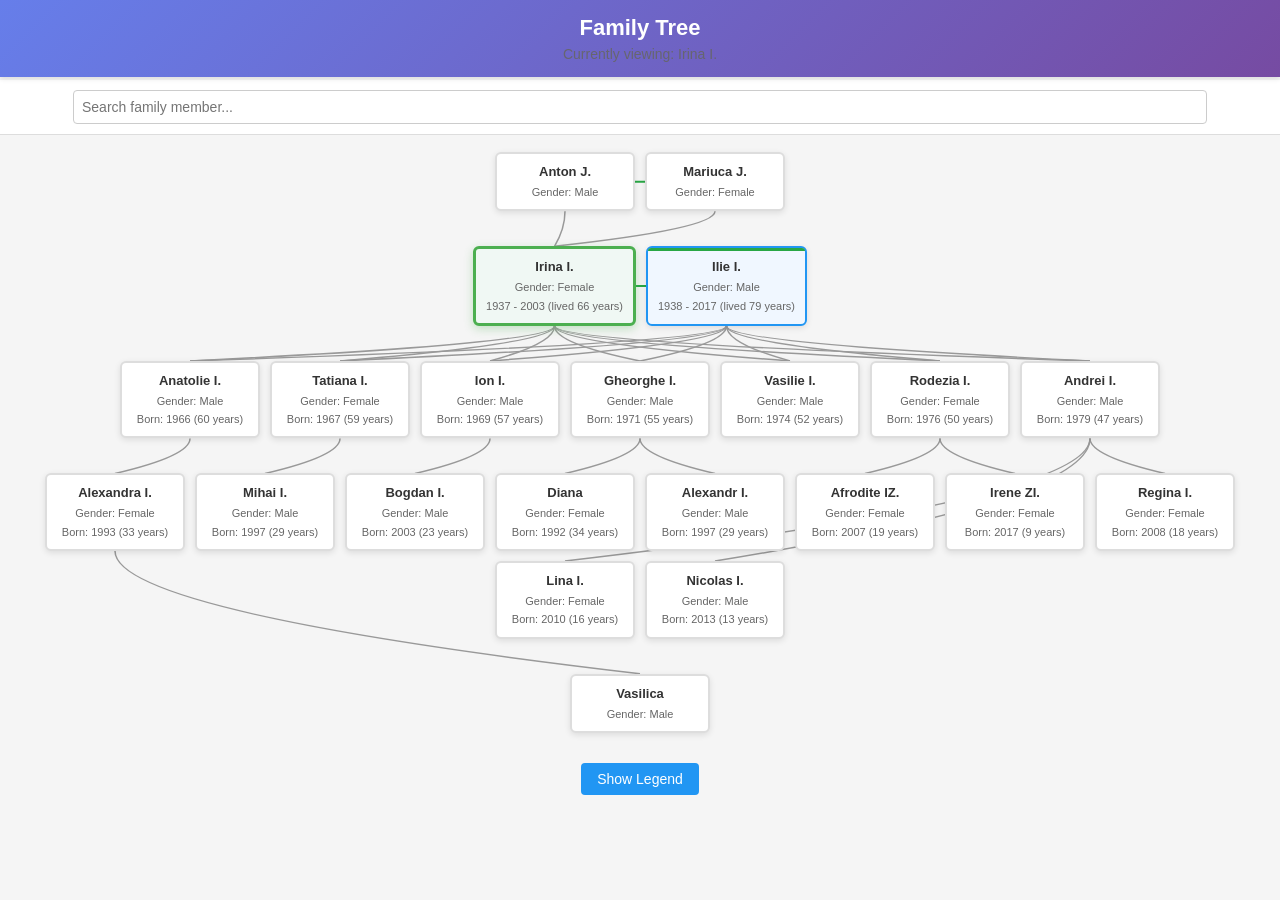
<file: index.html>
<!DOCTYPE html>
<html lang="en">
<head>
    <meta charset="UTF-8">
    <meta name="viewport" content="width=device-width, initial-scale=1.0">
    <title>Family Tree Prototype</title>
    <link rel="stylesheet" href="styles.css">
</head>
<body>
    <header>
        <h1>Family Tree</h1>
        <div id="current-person" style="font-size: 14px; color: #666; margin-top: 5px;">Loading...</div>
    </header>

    <div id="controls" style="padding: 10px; text-align: center;">
        <input type="text" id="search-input" placeholder="Search family member..." style="width: 90%; padding: 8px; border: 1px solid #ccc; border-radius: 4px; font-size: 14px;">
        <div id="search-results" style="display: none; position: absolute; background: white; border: 1px solid #ccc; border-radius: 4px; max-height: 200px; overflow-y: auto; z-index: 100; width: 90%; margin-top: 5px;"></div>
    </div>

    <svg id="relationship-lines" class="relationship-canvas"></svg>
    <div id="tree-container"></div>
    
    <div id="legend-toggle" style="text-align: center; padding: 10px;">
        <button id="legend-btn" style="padding: 8px 16px; background: #2196F3; color: white; border: none; border-radius: 4px; cursor: pointer; font-size: 14px;">Show Legend</button>
    </div>

    <div id="legend" style="display: none;">
        <h3>Legend</h3>
        <div class="legend-item">
            <svg width="20" height="3"><line x1="0" y1="1.5" x2="40" y2="1.5" class="relationship-line married"></line></svg>
            <span>Married</span>
        </div>
        <div class="legend-item">
            <svg width="20" height="3"><line x1="0" y1="1.5" x2="40" y2="1.5" class="relationship-line partners"></line></svg>
            <span>Partners</span>
        </div>
        <div class="legend-item">
            <svg width="20" height="3"><line x1="0" y1="1.5" x2="40" y2="1.5" class="relationship-line unknown"></line></svg>
            <span>Unknown/Single Parent</span>
        </div>
        <div class="legend-item">
            <svg width="20" height="3"><path d="M 0 1.5 Q 0 1.5, 40 1.5" class="family-line"></path></svg>
            <span>Parent-Child</span>
        </div>
    </div>

    <div id="loading" style="display: none; text-align: center; padding: 20px;">
        <div style="font-size: 24px;">Loading...</div>
    </div>

    <script src="app.js"></script>
</body>
</html>
</file>
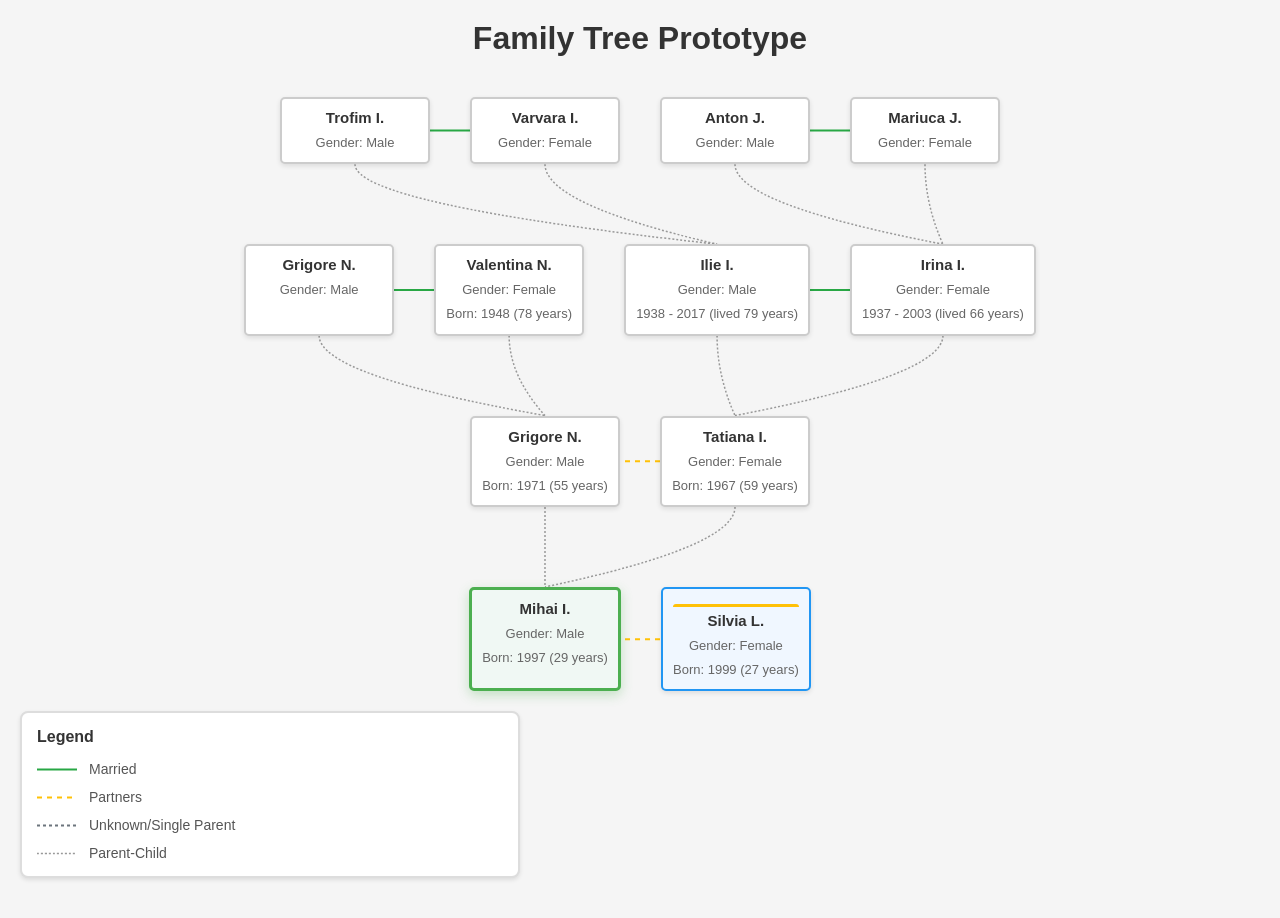
<file: FamilyTree/index.html>
<!DOCTYPE html>
<html lang="en">
<head>
    <meta charset="UTF-8">
    <meta name="viewport" content="width=device-width, initial-scale=1.0">
    <title>Family Tree Prototype</title>
    <link rel="stylesheet" href="styles.css">
</head>
<body>
    <h1>Family Tree Prototype</h1>
    
    <svg id="relationship-lines" class="relationship-canvas"></svg>
    <div id="tree-container"></div>
    
    <div id="legend">
        <h3>Legend</h3>
        <div class="legend-item">
            <svg width="40" height="3"><line x1="0" y1="1.5" x2="40" y2="1.5" class="relationship-line married"></line></svg>
            <span>Married</span>
        </div>
        <div class="legend-item">
            <svg width="40" height="3"><line x1="0" y1="1.5" x2="40" y2="1.5" class="relationship-line partners"></line></svg>
            <span>Partners</span>
        </div>
        <div class="legend-item">
            <svg width="40" height="3"><line x1="0" y1="1.5" x2="40" y2="1.5" class="relationship-line unknown"></line></svg>
            <span>Unknown/Single Parent</span>
        </div>
        <div class="legend-item">
            <svg width="40" height="3"><path d="M 0 1.5 Q 0 1.5, 40 1.5" class="family-line"></path></svg>
            <span>Parent-Child</span>
        </div>
    </div>
    <script src="app.js"></script>
</body>
</html>
</file>
<file: styles.css>
* {
    margin: 0;
    padding: 0;
    box-sizing: border-box;
}

body {
    font-family: 'Segoe UI', Tahoma, Geneva, Verdana, sans-serif;
    background-color: #f5f5f5;
    padding: 0;
    overflow-x: hidden;
    -webkit-touch-callout: none;
    -webkit-user-select: none;
    user-select: none;
}

header {
    background: linear-gradient(135deg, #667eea 0%, #764ba2 100%);
    color: white;
    padding: 15px 10px;
    text-align: center;
    position: sticky;
    top: 0;
    z-index: 50;
    box-shadow: 0 2px 5px rgba(0,0,0,0.1);
}

header h1 {
    font-size: 22px;
    margin: 0;
}

#current-person {
    font-size: 13px;
    opacity: 0.9;
    margin-top: 3px;
}

#controls {
    padding: 10px;
    background: white;
    border-bottom: 1px solid #ddd;
    position: sticky;
    top: 80px;
    z-index: 40;
}

#search-input {
    width: 100%;
    padding: 10px;
    border: 1px solid #ccc;
    border-radius: 4px;
    font-size: 14px;
    outline: none;
    -webkit-appearance: none;
    appearance: none;
}

#search-input:focus {
    border-color: #667eea;
    box-shadow: 0 0 5px rgba(102, 126, 234, 0.3);
}

#search-results {
    background: white;
    border: 1px solid #ccc;
    border-radius: 4px;
    max-height: 250px;
    overflow-y: auto;
    margin-top: 5px;
    position: relative;
    z-index: 101;
}

.search-result {
    padding: 10px;
    cursor: pointer;
    border-bottom: 1px solid #eee;
}

.search-result:hover,
.search-result:active {
    background: #f0f4ff;
}

.search-result:last-child {
    border-bottom: none;
}

#legend {
    background-color: white;
    border: 2px solid #ddd;
    border-radius: 8px;
    padding: 15px;
    margin: 10px;
    box-shadow: 0 2px 4px rgba(0, 0, 0, 0.1);
}

#legend h3 {
    color: #333;
    margin-bottom: 15px;
    font-size: 16px;
}

#legend-btn {
    padding: 10px 16px;
    background-color: #2196F3;
    color: white;
    border: none;
    border-radius: 4px;
    cursor: pointer;
    font-size: 14px;
    transition: background-color 0.3s ease;
}

#legend-btn:active {
    background-color: #1976D2;
}

.legend-item {
    display: flex;
    align-items: center;
    gap: 12px;
    margin-bottom: 12px;
    font-size: 13px;
    color: #555;
}

.legend-item svg {
    flex-shrink: 0;
}

.legend-item:last-child {
    margin-bottom: 0;
}

svg#relationship-lines {
    position: fixed;
    top: 0;
    left: 0;
    width: 100%;
    height: 100%;
    z-index: 0;
    pointer-events: none;
}

#tree-container {
    position: relative;
    z-index: 1;
    display: flex;
    flex-direction: column;
    gap: 15px;
    padding: 10px;
}

.generation {
    display: flex;
    justify-content: center;
    gap: 10px;
    flex-wrap: wrap;
    margin: 10px 0;
}

.person {
    background-color: white;
    border: 2px solid #ddd;
    border-radius: 6px;
    padding: 10px;
    min-width: 140px;
    max-width: 200px;
    box-shadow: 0 2px 6px rgba(0, 0, 0, 0.1);
    cursor: pointer;
    transition: all 0.2s ease;
    position: relative;
    -webkit-user-select: none;
    user-select: none;
    text-align: center;
}

.person:active {
    transform: scale(0.98);
    box-shadow: 0 1px 3px rgba(0, 0, 0, 0.2);
}

.person:hover {
    box-shadow: 0 4px 10px rgba(0, 0, 0, 0.15);
}

.person.selected {
    border-color: #4CAF50;
    background-color: #f0f8f4;
    box-shadow: 0 3px 10px rgba(76, 175, 80, 0.3);
    border-width: 3px;
}

.person.spouse {
    border-color: #2196F3;
    background-color: #f0f7ff;
}

.person-name {
    font-weight: bold;
    font-size: 13px;
    color: #333;
    margin-bottom: 6px;
    word-wrap: break-word;
}

.person-info {
    font-size: 11px;
    color: #666;
    line-height: 1.3;
    margin-bottom: 4px;
}

.person-info:last-child {
    margin-bottom: 0;
}

.union-bar {
    height: 3px;
    margin: -10px -10px 8px -10px;
    border-radius: 6px 6px 0 0;
}

.union-bar.married {
    background-color: #28a745;
}

.union-bar.partners {
    background-color: #ffc107;
}

.union-bar.unknown {
    background-color: #6c757d;
}

.relationship-line {
    stroke-width: 2;
}

.relationship-line.married {
    stroke: #28a745;
}

.relationship-line.partners {
    stroke: #ffc107;
    stroke-dasharray: 5, 5;
}

.relationship-line.unknown {
    stroke: #6c757d;
    stroke-dasharray: 2, 3;
}

.family-line {
    stroke: #999;
    stroke-width: 1.5;
    fill: none;
}

@media (max-width: 480px) {
    body {
        padding: 0;
    }

    header {
        padding: 12px 10px;
    }

    header h1 {
        font-size: 18px;
    }

    #current-person {
        font-size: 12px;
    }

    #controls {
        top: 75px;
        padding: 8px;
    }

    #search-input {
        padding: 8px;
        font-size: 13px;
    }

    .person {
        min-width: 130px;
        max-width: 180px;
        padding: 8px;
    }

    .person-name {
        font-size: 12px;
    }

    .person-info {
        font-size: 10px;
    }

    .generation {
        gap: 8px;
        margin: 8px 0;
    }

    #tree-container {
        gap: 12px;
        padding: 8px;
    }

    .relationship-line {
        stroke-width: 1.5;
    }
}

@media (max-width: 768px) {
    .person {
        min-width: 140px;
        max-width: 200px;
        padding: 9px;
    }

    .person-name {
        font-size: 13px;
    }

    .person-info {
        font-size: 11px;
    }
}
</file>
<file: FamilyTree/styles.css>
* {
    margin: 0;
    padding: 0;
    box-sizing: border-box;
}

body {
    font-family: 'Segoe UI', Tahoma, Geneva, Verdana, sans-serif;
    background-color: #f5f5f5;
    padding: 20px;
    overflow-x: auto;
}

h1 {
    color: #333;
    margin-bottom: 20px;
    text-align: center;
}

/* Legend Styles */
#legend {
    background-color: white;
    border: 2px solid #ddd;
    border-radius: 8px;
    padding: 15px;
    margin-bottom: 20px;
    max-width: 500px;
    box-shadow: 0 2px 4px rgba(0, 0, 0, 0.1);
}

#legend h3 {
    color: #333;
    margin-bottom: 15px;
    font-size: 16px;
}

.legend-item {
    display: flex;
    align-items: center;
    gap: 12px;
    margin-bottom: 12px;
    font-size: 14px;
    color: #555;
}

.legend-item svg {
    flex-shrink: 0;
}

.legend-item:last-child {
    margin-bottom: 0;
}

/* SVG Canvas */
.relationship-canvas {
    position: fixed;
    top: 0;
    left: 0;
    width: 100%;
    height: 100%;
    z-index: 0;
    pointer-events: none;
}

/* Person Box Styles */
#tree-container {
    position: relative;
    z-index: 1;
    display: flex;
    flex-direction: column;
    gap: 40px;
    margin-top: 20px;
}

.generation {
    display: flex;
    justify-content: center;
    gap: 20px;
    flex-wrap: wrap;
    margin-bottom: 30px;
}

.person {
    background-color: white;
    border: 2px solid #ddd;
    border-radius: 8px;
    padding: 12px;
    min-width: 200px;
    max-width: 250px;
    box-shadow: 0 2px 8px rgba(0, 0, 0, 0.1);
    cursor: pointer;
    transition: all 0.3s ease;
    position: relative;
}

.person:hover {
    box-shadow: 0 4px 12px rgba(0, 0, 0, 0.2);
    transform: translateY(-2px);
}

.person.selected {
    border-color: #4CAF50;
    background-color: #f0f8f4;
    box-shadow: 0 4px 12px rgba(76, 175, 80, 0.3);
    border-width: 3px;
}

.person.spouse {
    border-color: #2196F3;
    background-color: #f0f7ff;
}

.person-name {
    font-weight: bold;
    font-size: 15px;
    color: #333;
    margin-bottom: 8px;
}

.person-info {
    font-size: 13px;
    color: #666;
    line-height: 1.4;
    margin-bottom: 6px;
}

.person-info:last-child {
    margin-bottom: 0;
}

/* Union Bar */
.union-bar {
    height: 4px;
    margin: -12px -12px 10px -12px;
    border-radius: 8px 8px 0 0;
}

.union-bar.married {
    background-color: #28a745;
}

.union-bar.partners {
    background-color: #ffc107;
}

.union-bar.unknown {
    background-color: #6c757d;
}

/* Relationship Lines */
.relationship-line {
    stroke-width: 2;
}

.relationship-line.married {
    stroke: #28a745;
    stroke-dasharray: none;
}

.relationship-line.partners {
    stroke: #ffc107;
    stroke-dasharray: 5, 5;
}

.relationship-line.unknown {
    stroke: #6c757d;
    stroke-dasharray: 2, 3;
}

/* Family Lines (Parent-Child) */
.family-line {
    stroke: #9C27B0;
    stroke-width: 2;
    fill: none;
}

/* Responsive Design */
@media (max-width: 768px) {
    body {
        padding: 10px;
    }

    h1 {
        font-size: 22px;
        margin-bottom: 15px;
    }

    #legend {
        max-width: 100%;
        padding: 12px;
    }

    .person {
        min-width: 180px;
        max-width: 220px;
        padding: 10px;
    }

    .person-name {
        font-size: 14px;
    }

    .person-info {
        font-size: 12px;
    }

    .generation {
        gap: 15px;
    }
}

#tree-container { 
    display: flex; 
    flex-direction: column; 
    align-items: center;
    position: relative;
    z-index: 1;
}

.generation { 
    display: flex; 
    justify-content: center; 
    margin: 20px 0;
    position: relative;
}

.person { 
    background: #fff; 
    border: 2px solid #ccc; 
    padding: 10px; 
    margin: 0 10px; 
    cursor: pointer; 
    text-align: center; 
    min-width: 150px; 
    border-radius: 5px; 
    box-shadow: 0 2px 5px rgba(0,0,0,0.1);
    transition: all 0.2s ease;
    position: relative;
}

.person:hover { 
    background: #e0e0e0;
    transform: scale(1.05);
}

.spouse { 
    background: #f9f9f9; 
}

.selected { 
    border: 2px solid #007bff;
    box-shadow: 0 2px 10px rgba(0,123,255,0.3);
    background: #e7f3ff;
}

.union-bar { 
    height: 3px; 
    background: #ccc; 
    margin: 5px 0;
}

.married .union-bar { 
    background: #28a745;
    height: 4px;
}

.partners .union-bar { 
    background: #ffc107;
    height: 4px;
}

.unknown .union-bar { 
    background: #6c757d;
    height: 4px;
}

/* SVG Canvas for relationship lines */
.relationship-canvas {
    position: fixed;
    top: 0;
    left: 0;
    width: 100%;
    height: 100%;
    pointer-events: none;
    z-index: 0;
}

/* Line styles */
.relationship-line {
    stroke-width: 2;
    fill: none;
}

.relationship-line.married {
    stroke: #28a745;
    stroke-dasharray: none;
}

.relationship-line.partners {
    stroke: #ffc107;
    stroke-dasharray: 5,5;
}

.relationship-line.unknown {
    stroke: #6c757d;
    stroke-dasharray: 3,3;
}

/* Parent-child lines */
.family-line {
    stroke: #999;
    stroke-width: 1.5;
    fill: none;
    stroke-dasharray: 2,2;
}

@media (max-width: 768px) {
    body {
        padding: 10px;
    }

    .person {
        min-width: 120px;
        padding: 8px;
        font-size: 12px;
    }

    .generation {
        margin: 15px 0;
    }
}
</file>
